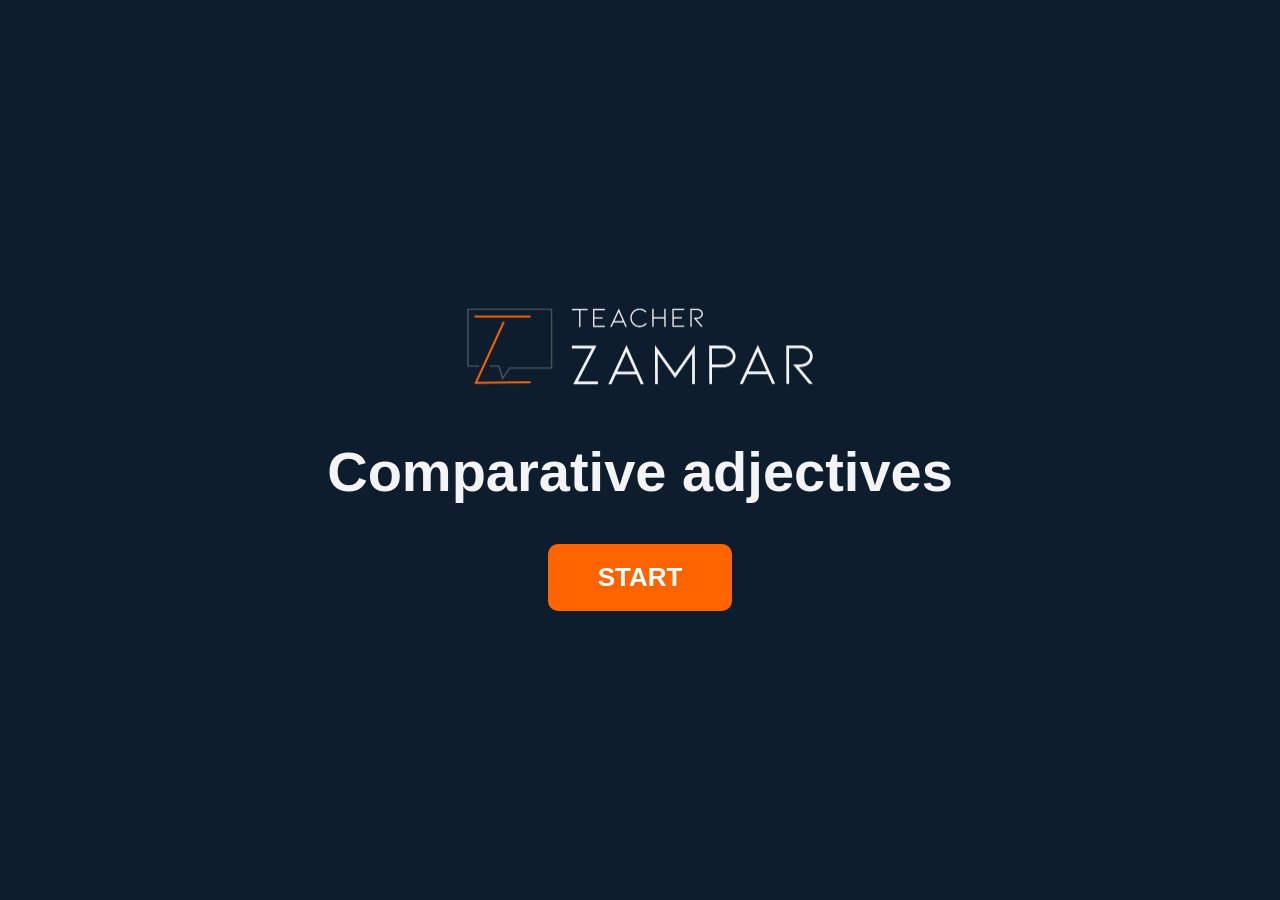
<file: index.html>
<!DOCTYPE html>
<html lang="en">
<head>
<meta charset="UTF-8">
<meta name="viewport" content="width=device-width, initial-scale=1.0">

<title>Comparative adjectives</title>

<link rel="stylesheet" href="style.css">

</head>

<body class="home">

<div class="container">

<img src="logo.png" class="logo">

<h1>Comparative adjectives</h1>

<button class="start-btn" onclick="startLesson()">START</button>

</div>

<script>

function startLesson(){
window.location.href = "pages/page1.html"
}

</script>

</body>
</html>
</file>
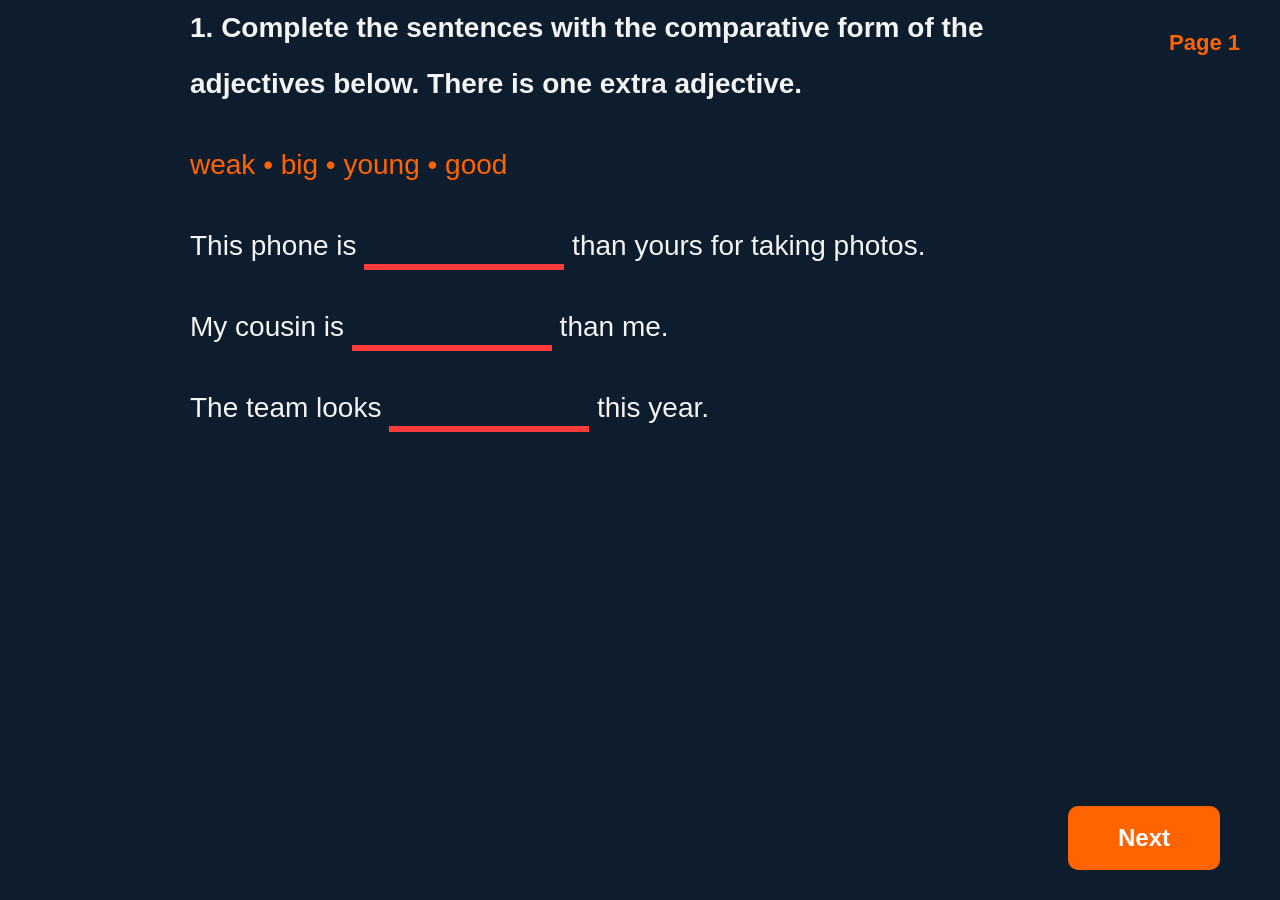
<file: pages/page1.html>
<!DOCTYPE html>
<html lang="en">

<head>
<meta charset="UTF-8">
<meta name="viewport" content="width=device-width, initial-scale=1.0">

<link rel="stylesheet" href="../style.css">

<style>

body{
background:#0E1D2E;
color:#F4F4F4;
font-family:Arial, Helvetica, sans-serif;
}

.exercise{
max-width:900px;
margin:auto;
font-size:28px;
line-height:2;
}

#instruction{
font-weight:bold;
font-size:28px;
margin-bottom:25px;
}

.words{
margin:25px 0;
color:#FF6400;
font-size:28px;
}

.sentence{
margin:25px 0;
}

input{
font-size:28px;
font-family:inherit;
border:none;
border-bottom:6px solid #ff3b3b;
outline:none;
width:200px;
text-align:center;
background:transparent;
color:#F4F4F4;
padding:2px 4px;
transition:all 0.2s;
}

.correct{
border-bottom:6px solid #00e676;
animation:correctFlash 0.35s;
}

@keyframes correctFlash{

0%{
transform:scale(1);
}

50%{
transform:scale(1.08);
}

100%{
transform:scale(1);
}

}

</style>

</head>

<body>

<div class="exercise">

<div id="instruction"></div>

<div class="words" id="wordbank"></div>

<div id="sentences"></div>

</div>

<script>

const activity = {

instruction:"1. Complete the sentences with the comparative form of the adjectives below. There is one extra adjective.",

words:[
"weak",
"big",
"young",
"good"
],

sentences:[
"This phone is ___ than yours for taking photos.",
"My cousin is ___ than me.",
"The team looks ___ this year."
],

answers:[
"better",
"younger",
"weaker"
]

}

document.getElementById("instruction").innerText = activity.instruction

document.getElementById("wordbank").innerText = activity.words.join(" • ")

const container = document.getElementById("sentences")

activity.sentences.forEach((sentence,i)=>{

const div = document.createElement("div")
div.className="sentence"

const parts = sentence.split("___")

const input = document.createElement("input")

input.dataset.answer = activity.answers[i].toLowerCase()

input.addEventListener("input",function(){

const value = this.value.toLowerCase().trim()

if(value === this.dataset.answer){

this.classList.add("correct")

}else{

this.classList.remove("correct")

}

})

div.append(parts[0])
div.appendChild(input)
div.append(parts[1])

container.appendChild(div)

})

</script>

<script src="../script.js"></script>
  
</body>
</html>
</file>
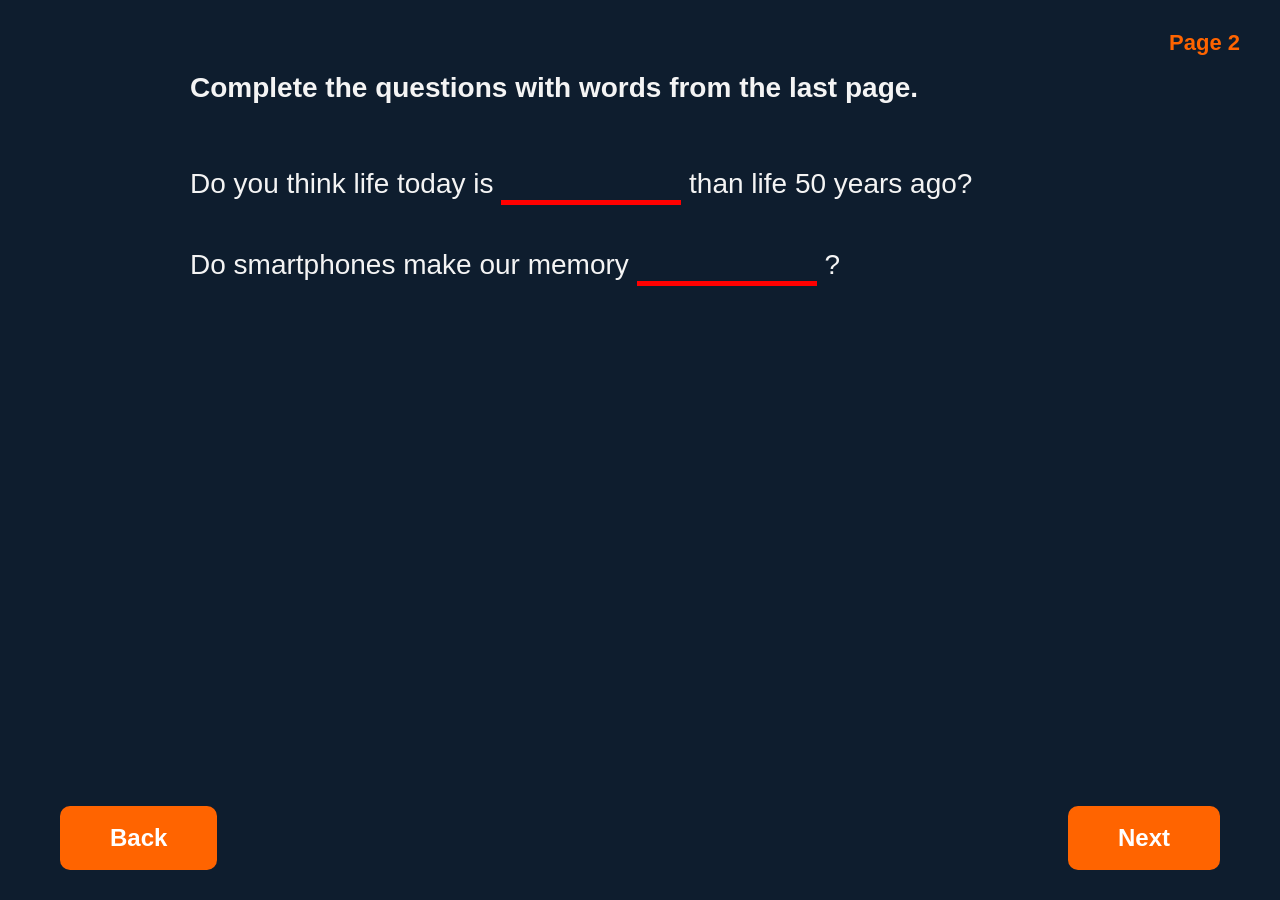
<file: pages/page2.html>
<!DOCTYPE html>
<html lang="en">
<head>
<meta charset="UTF-8">
<meta name="viewport" content="width=device-width, initial-scale=1.0">

<link rel="stylesheet" href="../style.css">

<style>

body{
font-family:Arial, Helvetica, sans-serif;
background:#0E1D2E;
color:#F4F4F4;
}

.exercise{
max-width:900px;
margin:auto;
font-size:28px;
line-height:2;
padding-top:60px;
}

.instruction{
font-weight:bold;
margin-bottom:40px;
}

input{
font-size:28px;
font-family:inherit;
border:none;
border-bottom:5px solid red;
background:transparent;
color:#F4F4F4;
width:180px;
text-align:center;
outline:none;
}

.correct{
border-bottom:5px solid #00e676;
}

.sentence{
margin:25px 0;
}

</style>
</head>

<body>

<div class="exercise">

<div class="instruction">
Complete the questions with words from the last page.
</div>

<div class="sentence">
Do you think life today is 
<input data-answer="better">
than life 50 years ago?
</div>

<div class="sentence">
Do smartphones make our memory
<input data-answer="weaker">
?
</div>

</div>

<script>

const inputs = document.querySelectorAll("input")

inputs.forEach(input => {

input.addEventListener("input", function(){

const value = this.value.toLowerCase().trim()
const answer = this.dataset.answer.toLowerCase()

if(value === answer){
this.classList.add("correct")
}else{
this.classList.remove("correct")
}

})

})
</script>
  
<script src="../script.js"></script>

</body>
</html>
</file>
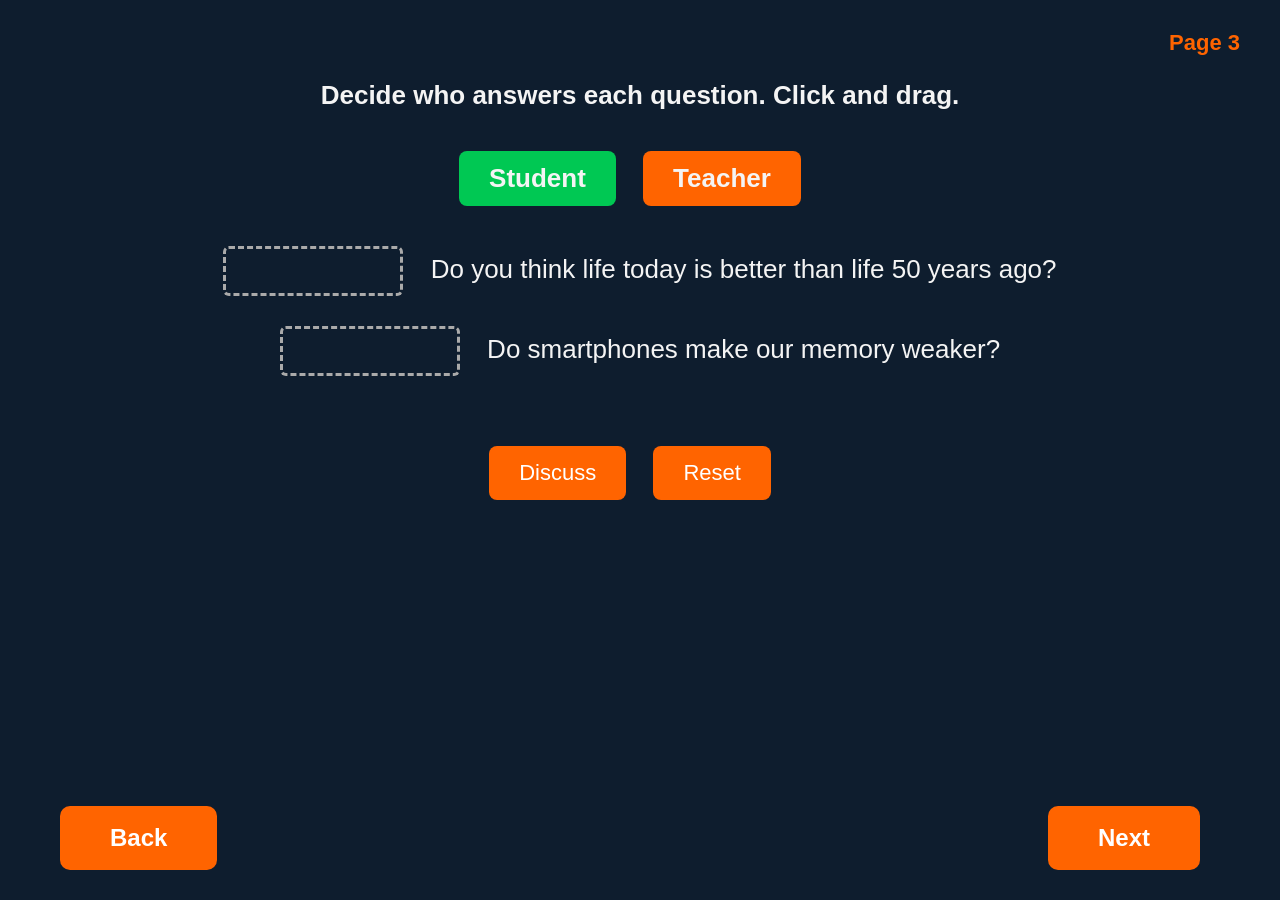
<file: pages/page3.html>
<!DOCTYPE html>
<html lang="en">
<head>

<meta charset="UTF-8">
<meta name="viewport" content="width=device-width, initial-scale=1.0">

<link rel="stylesheet" href="../style.css">

<style>

body{
font-family:Arial, Helvetica, sans-serif;
background:#0E1D2E;
color:#F4F4F4;
font-size:26px;
}

/* CONTAINER */

.container{
max-width:900px;
margin:auto;
padding-top:80px;
}

/* INSTRUCTION */

.instruction{
font-weight:bold;
margin-bottom:40px;
}

/* OPTIONS */

.options{
margin-bottom:40px;
}

.drag{
display:inline-block;
padding:12px 30px;
margin-right:20px;
border-radius:8px;
cursor:grab;
font-weight:bold;
}

.student{
background:#00c853;
}

.teacher{
background:#ff6400;
}

/* DROP ZONE */

.dropzone{
display:inline-block;
width:180px;
height:50px;
border:3px dashed #aaa;
vertical-align:middle;
margin-right:20px;
text-align:center;
line-height:50px;
border-radius:6px;
}

/* SENTENCES */

.sentence{
margin:30px 0;
}

/* BUTTONS */

button{
margin-top:40px;
padding:14px 30px;
font-size:22px;
border:none;
border-radius:8px;
background:#ff6400;
color:white;
cursor:pointer;
margin-right:20px;
}

/* DISCUSSION */

.hidden{
display:none;
}

.followup{
margin-left:30px;
margin-top:10px;
}

</style>

</head>

<body>

<div class="container" id="activity">

<div class="instruction">
Decide who answers each question. Click and drag.
</div>

<div class="options">
<div class="drag student" draggable="true" id="student">Student</div>
<div class="drag teacher" draggable="true" id="teacher">Teacher</div>
</div>

<div id="questions"></div>

<button onclick="startDiscussion()">Discuss</button>
<button onclick="location.reload()">Reset</button>

</div>


<div class="container hidden" id="discussion">

<h2 id="roleTitle"></h2>

<div id="discussionText"></div>

<button onclick="nextRole()">Next</button>

</div>

<script>

/* ===========================
EDITAR SOMENTE AQUI
=========================== */

const activity = {

questions:[

{
sentence:"Do you think life today is better than life 50 years ago?",
followups:[
"What things are better today?",
"What things were better in the past?"
]
},

{
sentence:"Do smartphones make our memory weaker?",
followups:[
"What things do you forget because of your phone?",
"Is technology good or bad for the brain?"
]
}

]

}


/* ===========================
CREATE QUESTIONS
=========================== */

const container = document.getElementById("questions")

activity.questions.forEach((q,i)=>{

const div = document.createElement("div")
div.className="sentence"

div.innerHTML = `
<div class="dropzone" data-question="${i}"></div>
${q.sentence}
`

container.appendChild(div)

})


/* ===========================
DRAG AND DROP
=========================== */

const drags = document.querySelectorAll(".drag")
const drops = document.querySelectorAll(".dropzone")

drags.forEach(d => {

d.addEventListener("dragstart", e=>{

e.dataTransfer.setData("text", e.target.id)

})

})

drops.forEach(zone =>{

zone.addEventListener("dragover", e=>{
e.preventDefault()
})

zone.addEventListener("drop", e=>{

e.preventDefault()

const id = e.dataTransfer.getData("text")

zone.textContent = id.charAt(0).toUpperCase()+id.slice(1)
zone.dataset.role = id

})

})


/* ===========================
DISCUSSION SYSTEM
=========================== */

let roles = {}
let phase = "student"

function startDiscussion(){

roles = {}

for(let zone of drops){

const q = zone.dataset.question
const role = zone.dataset.role

if(!role){

alert("Assign Student or Teacher to each question.")
return

}

roles[role] = q

}

document.getElementById("activity").classList.add("hidden")
document.getElementById("discussion").classList.remove("hidden")

showRole()

}

function showRole(){

const qIndex = roles[phase]

const roleTitle = document.getElementById("roleTitle")
const text = document.getElementById("discussionText")

const q = activity.questions[qIndex]

roleTitle.innerText =
phase.charAt(0).toUpperCase()+phase.slice(1)+" talks"

let html = `<p>${q.sentence}</p>`

q.followups.forEach(f=>{

html += `<div class="followup">• ${f}</div>`

})

text.innerHTML = html

}

function nextRole(){

if(phase === "student"){

phase = "teacher"
showRole()

}else{

location.reload()

}

}

</script>

<script src="../script.js"></script>

</body>
</html>
</file>
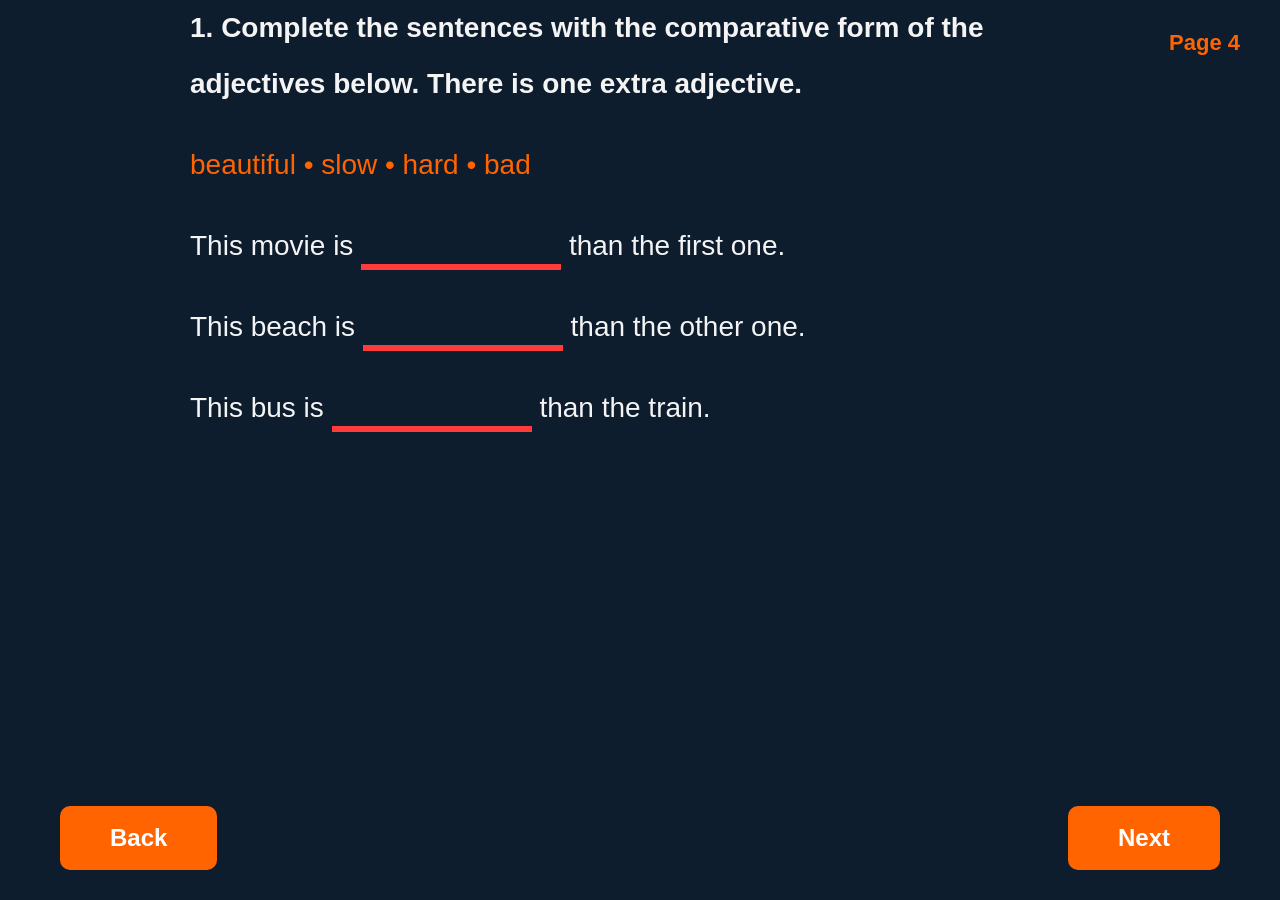
<file: pages/page4.html>
<!DOCTYPE html>
<html lang="en">

<head>
<meta charset="UTF-8">
<meta name="viewport" content="width=device-width, initial-scale=1.0">

<link rel="stylesheet" href="../style.css">

<style>

body{
background:#0E1D2E;
color:#F4F4F4;
font-family:Arial, Helvetica, sans-serif;
}

.exercise{
max-width:900px;
margin:auto;
font-size:28px;
line-height:2;
}

#instruction{
font-weight:bold;
font-size:28px;
margin-bottom:25px;
}

.words{
margin:25px 0;
color:#FF6400;
font-size:28px;
}

.sentence{
margin:25px 0;
}

input{
font-size:28px;
font-family:inherit;
border:none;
border-bottom:6px solid #ff3b3b;
outline:none;
width:200px;
text-align:center;
background:transparent;
color:#F4F4F4;
padding:2px 4px;
transition:all 0.2s;
}

.correct{
border-bottom:6px solid #00e676;
animation:correctFlash 0.35s;
}

@keyframes correctFlash{

0%{
transform:scale(1);
}

50%{
transform:scale(1.08);
}

100%{
transform:scale(1);
}

}

</style>

</head>

<body>

<div class="exercise">

<div id="instruction"></div>

<div class="words" id="wordbank"></div>

<div id="sentences"></div>

</div>

<script>

const activity = {

instruction:"1. Complete the sentences with the comparative form of the adjectives below. There is one extra adjective.",

words:[
"beautiful",
"slow",
"hard",
"bad"
],

sentences:[
"This movie is ___ than the first one.",
"This beach is ___ than the other one.",
"This bus is ___ than the train."
],

answers:[
"worse",
"more beautiful",
"slower"
]

}

document.getElementById("instruction").innerText = activity.instruction

document.getElementById("wordbank").innerText = activity.words.join(" • ")

const container = document.getElementById("sentences")

activity.sentences.forEach((sentence,i)=>{

const div = document.createElement("div")
div.className="sentence"

const parts = sentence.split("___")

const input = document.createElement("input")

input.dataset.answer = activity.answers[i].toLowerCase()

input.addEventListener("input",function(){

const value = this.value.toLowerCase().trim()

if(value === this.dataset.answer){

this.classList.add("correct")

}else{

this.classList.remove("correct")

}

})

div.append(parts[0])
div.appendChild(input)
div.append(parts[1])

container.appendChild(div)

})

</script>

<script src="../script.js"></script>
  
</body>
</html>
</file>
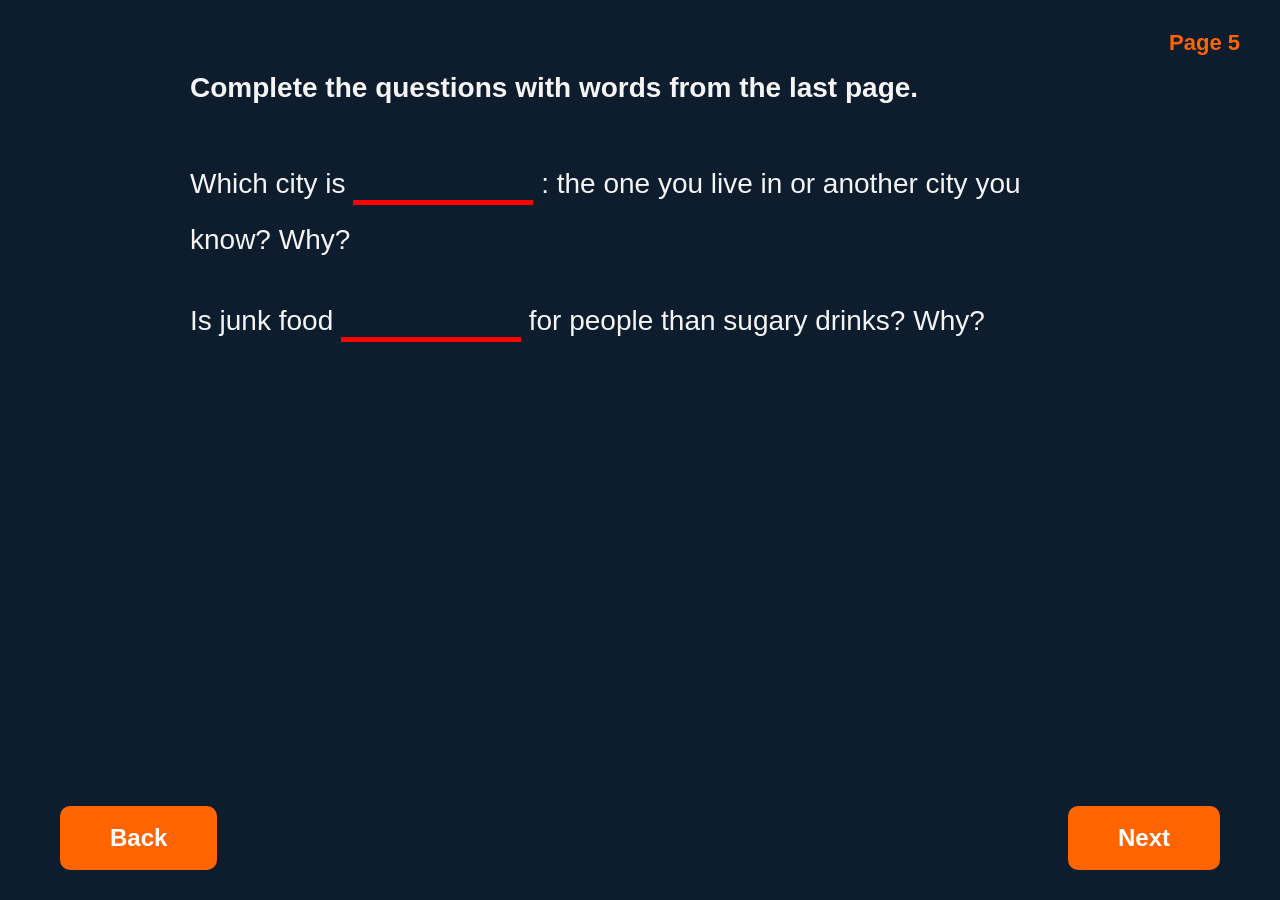
<file: pages/page5.html>
<!DOCTYPE html>
<html lang="en">
<head>
<meta charset="UTF-8">
<meta name="viewport" content="width=device-width, initial-scale=1.0">

<link rel="stylesheet" href="../style.css">

<style>

body{
font-family:Arial, Helvetica, sans-serif;
background:#0E1D2E;
color:#F4F4F4;
}

.exercise{
max-width:900px;
margin:auto;
font-size:28px;
line-height:2;
padding-top:60px;
}

.instruction{
font-weight:bold;
margin-bottom:40px;
}

input{
font-size:28px;
font-family:inherit;
border:none;
border-bottom:5px solid red;
background:transparent;
color:#F4F4F4;
width:180px;
text-align:center;
outline:none;
}

.correct{
border-bottom:5px solid #00e676;
}

.sentence{
margin:25px 0;
}

</style>
</head>

<body>

<div class="exercise">

<div class="instruction">
Complete the questions with words from the last page.
</div>

<div class="sentence">
Which city is 
<input data-answer="more beautiful">
: the one you live in or another city you know? Why?
</div>

<div class="sentence">
Is junk food 
<input data-answer="worse">
for people than sugary drinks? Why?
</div>

</div>

<script>

const inputs = document.querySelectorAll("input")

inputs.forEach(input => {

input.addEventListener("input", function(){

const value = this.value.toLowerCase().trim()
const answer = this.dataset.answer.toLowerCase()

if(value === answer){
this.classList.add("correct")
}else{
this.classList.remove("correct")
}

})

})
</script>
  
<script src="../script.js"></script>

</body>
</html>
</file>
<file: style.css>
/* RESET */

*{
margin:0;
padding:0;
box-sizing:border-box;
}

/* BODY */

body{
background:#0E1D2E;
color:#F4F4F4;
font-family:Arial, Helvetica, sans-serif;
}

/* HOME PAGE */

.home{
height:100vh;
display:flex;
justify-content:center;
align-items:center;
}

/* CONTAINER */

.container{
text-align:center;
}

/* LOGO */

.logo{
display:block;
margin:0 auto 40px auto;
width:620px;
max-width:80%;
}

/* TITLE */

h1{
font-size:56px;
font-weight:600;
margin-bottom:40px;
}

/* START BUTTON */

.start-btn{
background:#FF6400;
color:white;
border:none;
border-radius:10px;
padding:18px 50px;
font-size:26px;
font-weight:bold;
cursor:pointer;
transition:0.25s;
}

.start-btn:hover{
transform:scale(1.1);
box-shadow:0 0 20px rgba(255,100,0,0.6);
}

/* NAVIGATION BAR */

.nav{
position:fixed;
bottom:30px;
left:0;
right:0;
display:flex;
justify-content:space-between;
padding:0 60px;
}

/* NAV BUTTONS */

.nav-btn{
padding:18px 50px;
font-size:24px;
font-weight:bold;
border:none;
border-radius:10px;
background:#FF6400;
color:white;
cursor:pointer;
transition:0.2s;
}

.nav-btn:hover{
transform:scale(1.08);
box-shadow:0 0 12px rgba(255,100,0,0.5);
}

/* PAGE COUNTER */

.page-counter{
position:fixed;
top:30px;
right:40px;
font-size:22px;
font-weight:bold;
color:#FF6400;
}
</file>
